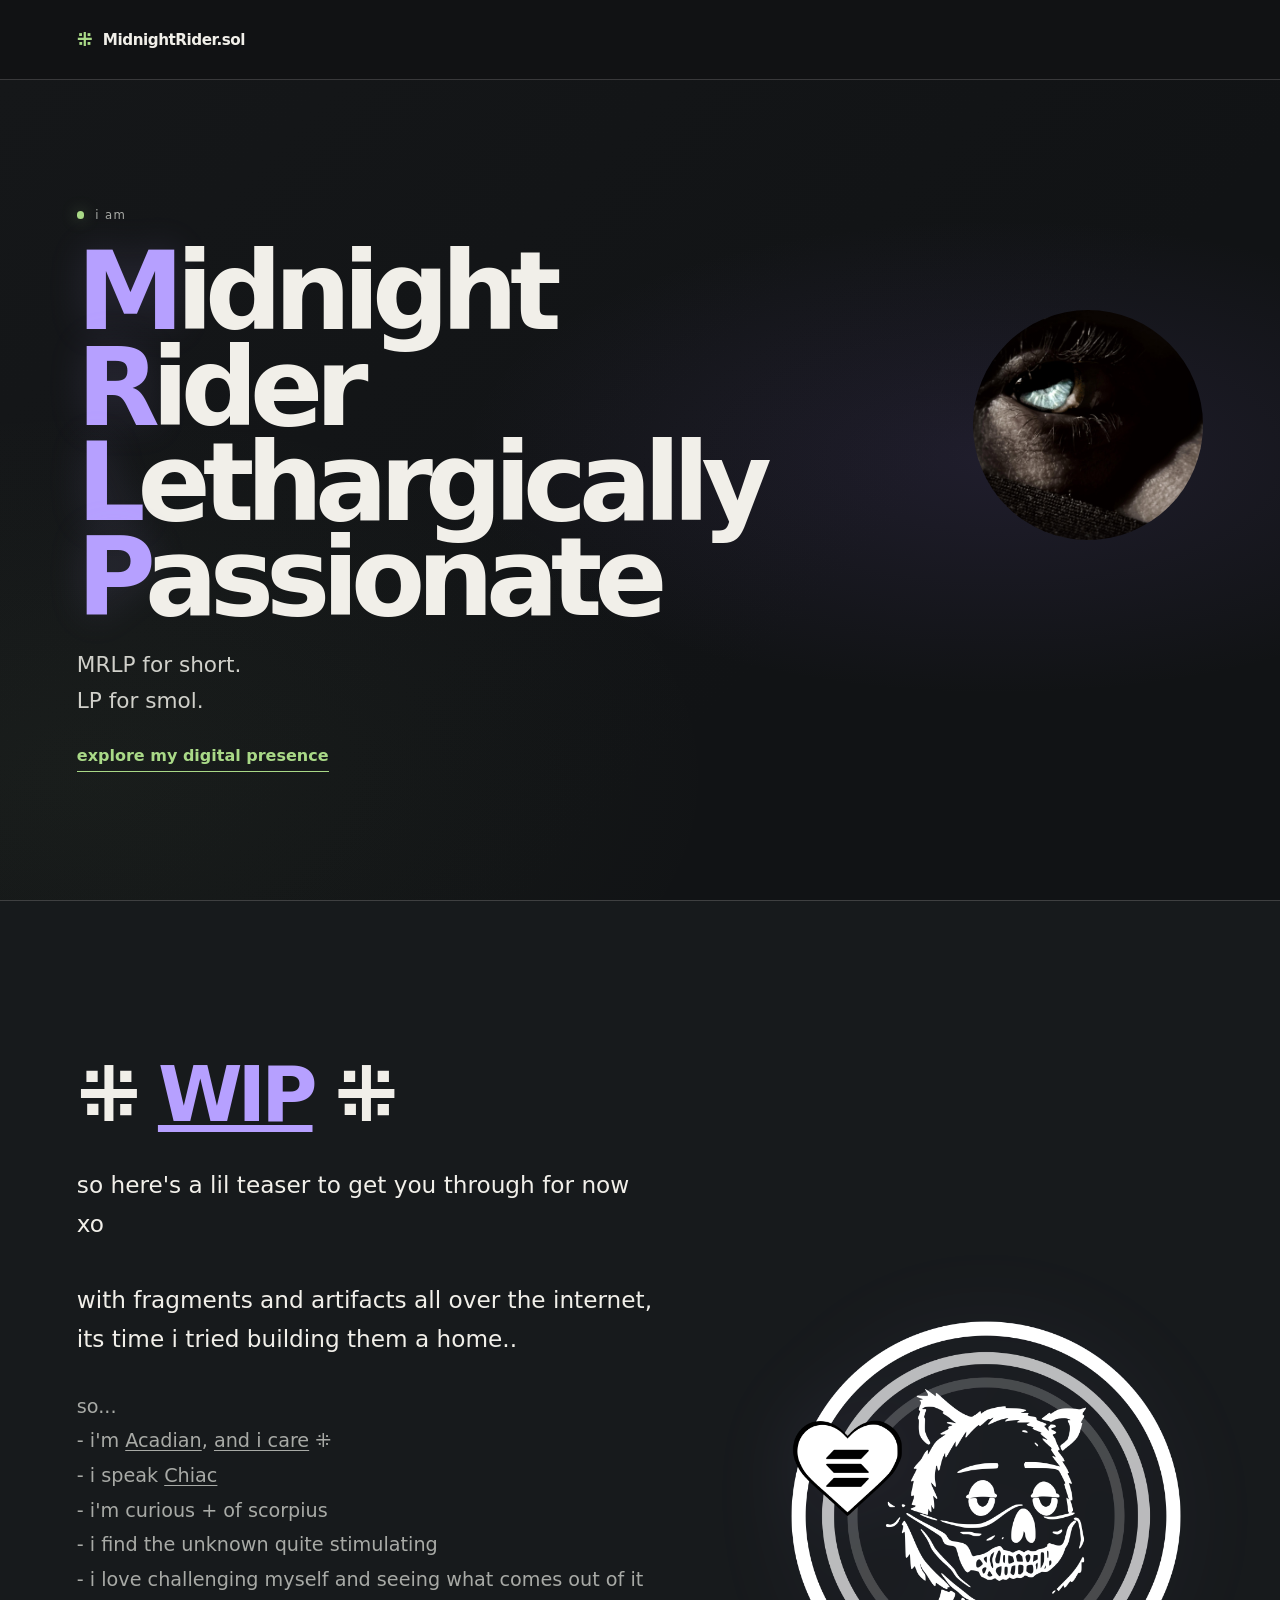
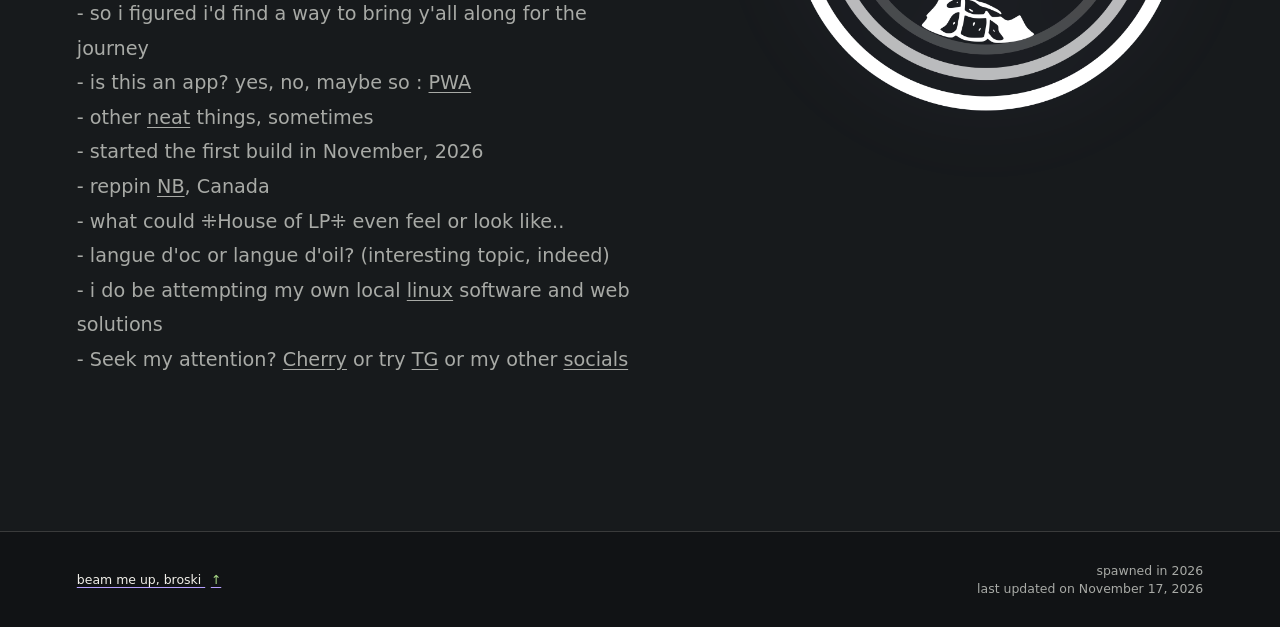
<file: index.html>
<!doctype html>
<html lang="en">
  <head>
    <meta charset="utf-8">
    <meta name="viewport" content="width=device-width, initial-scale=1">
    <meta name="theme-color" content="#111315">
    <meta name="apple-mobile-web-app-capable" content="yes">
    <meta name="apple-mobile-web-app-title" content="MRLP">
    <meta name="description" content="MRLP's little corner of the internet.">
    <link rel="manifest" href="site.webmanifest">
    <link rel="icon" type="image/png" sizes="32x32" href="assets/images/favicon-32.png">
    <link rel="icon" type="image/png" sizes="16x16" href="assets/images/favicon-16.png">
    <link rel="apple-touch-icon" sizes="180x180" href="assets/images/apple-touch-icon.png">
    <title>MRLP - MidnightRider.sol</title>
    <link rel="stylesheet" href="css/styles.css">
  </head>
  <body>
    <a class="skip-link" href="#main">Skip to content</a>

    <header class="site-header">
      <a class="wordmark" href="#top" title="home" aria-label="MidnightRider.sol home">
        <!-- Temporary identity mark; replace with the supplied logo asset when available. -->
        <span class="wordmark-mark" aria-hidden="true">⁜</span>
        <span>MidnightRider.sol</span>
      </a>
    </header>
    <script>
      // Keep the home link available on phones without reserving header space while reading down.
      (() => {
        const header = document.querySelector('.site-header');
        const mobile = window.matchMedia('(max-width: 640px)');
        let previousY = window.scrollY;
        let ticking = false;
        const threshold = 8;

        function updateHeader() {
          const currentY = window.scrollY;
          if (!mobile.matches || currentY <= 24) {
            header.classList.remove('is-scroll-hidden');
            previousY = currentY;
          } else if (Math.abs(currentY - previousY) >= threshold) {
            header.classList.toggle('is-scroll-hidden', currentY > previousY);
            previousY = currentY;
          }
          ticking = false;
        }

        window.addEventListener('scroll', () => {
          if (!ticking) {
            ticking = true;
            window.requestAnimationFrame(updateHeader);
          }
        }, { passive: true });
        mobile.addEventListener('change', () => {
          header.classList.remove('is-scroll-hidden');
          previousY = window.scrollY;
        });
      })();
    </script>

    <!-- The initials carry the accent; the expanded words stay readable as plain text. -->
    <main id="main">
      <section class="welcome" id="top" aria-labelledby="welcome-title">
        <p class="eyebrow"><span class="status-dot" aria-hidden="true"></span> i am</p>
        <h1 id="welcome-title">
          <span class="name-initial">M</span>idnight
          <br><span class="name-initial">R</span>ider
          <br><span class="name-initial">L</span>ethargically
          <br><span class="name-initial">P</span>assionate
        </h1>
        <div class="welcome-copy">
          <p class="intro">MRLP for short.<br>LP for smol.</p>
          <a class="text-link" href="pages/socials.html" title="Socials Page">explore my digital presence</a>
        </div>
        <img class="profile-avatar" src="assets/images/LP_EYE.jpg" alt="Close-up of an eye with a blue-green iris with black and white facial grading">
        <!-- <span class="welcome-index" aria-hidden="true">01 / 02</span> -->
      </section>

      <section class="about" id="about" aria-labelledby="about-title">
        <div class="about-layout">
          <div class="about-content">
            <h2 id="about-title">⁜
              <span><a href="https://www.urbandictionary.com/define.php?term=Wip"
              title="Urban Dic" target="_blank" rel="noopener">WIP</a></span> ⁜</h2>
            <p class="about-invitation">so here's a lil teaser to get you through for now xo
            <br>
            <br>with fragments and artifacts all over the internet,
            <br>its time i tried building them a home..</p>
            <div>
              <p>so...
              <br>- i'm
              <a href="https://thecanadianencyclopedia.ca/fr/article/la-culture-acadienne-584ae" title="Acadiens - Canadian Encyclopedia" target="_blank" rel="noopener">Acadian</a>,
              <a href="https://Acadie.sol.site"
              title="Acadie.sol" target="_blank" rel="noopener">and i care</a> ⁜
              <br>- i speak
              <a href="https://thecanadianencyclopedia.ca/en/article/chiac"
              title="ho yes" target="_blank" rel="noopener">Chiac</a>
              <br>- i'm curious + of scorpius
              <br>- i find the unknown quite stimulating
              <br>- i love challenging myself and seeing what comes out of it
              <br>- so i figured i'd find a way to bring y'all along for the journey
              <br>- is this an app? yes, no, maybe so :
              <a href="https://developer.mozilla.org/en-US/docs/Web/Progressive_web_apps/Guides/What_is_a_progressive_web_app"
              title="explain, plz" target="_blank" rel="noopener">PWA</a>
              <br>- other
              <a href="https://Riderverse.sol.site" title="Riderverse.sol" target="_blank" rel="noopener">neat</a> things, sometimes
              <br>- started the first build in November, 2026
              <br>- reppin
              <a href="https://tourismnewbrunswick.ca/"
              title="#ExploreNB" target="_blank" rel="noopener">NB</a>, Canada
              <br>- what could ⁜House of LP⁜ even feel or look like..
              <br>- langue d'oc or langue d'oil? (interesting topic, indeed)
              <br>- i do be attempting my own local
              <a href="https://www.linux.com/what-is-linux/"
              title="wat r Linux?" target="_blank" rel="noopener">linux</a> software and web solutions
              <br>- Seek my attention? <a href="https://chat.cherry.fun" title="chat.Cherry.fun" target="_blank" rel="noopener noreferrer">Cherry</a> or try
              <a href="https://t.me/PapiMidnight" title="telegram/PapiMidnight" target="_blank" rel="noopener noreferrer">TG</a> or my other
              <a href="pages/socials.html" title="Socials">socials</a>

              <!-- Context links let curious visitors explore without adding long explanations here. -->
              </p>
            </div>
          </div>
          <figure class="about-artwork">
            <img src="assets/images/strays_pfp_LP.png" alt="White stencil-style skull-faced creature surrounded by circular rings, partly overlaid by a heart-shaped symbol, on black">
          </figure>
        </div>
      </section>

      <!-- Shared footer; keep its structure consistent on active pages. -->
      <footer class="site-footer">
        <a class="footer-domain" href="#top">beam me up, broski <span aria-hidden="true">↑</span></a>
        <span class="footer-meta"><span>spawned in 2026</span><time datetime="2026-11-17">last updated on November 17, 2026</time></span>
      </footer>
    </main>
  </body>
</html>
</file>
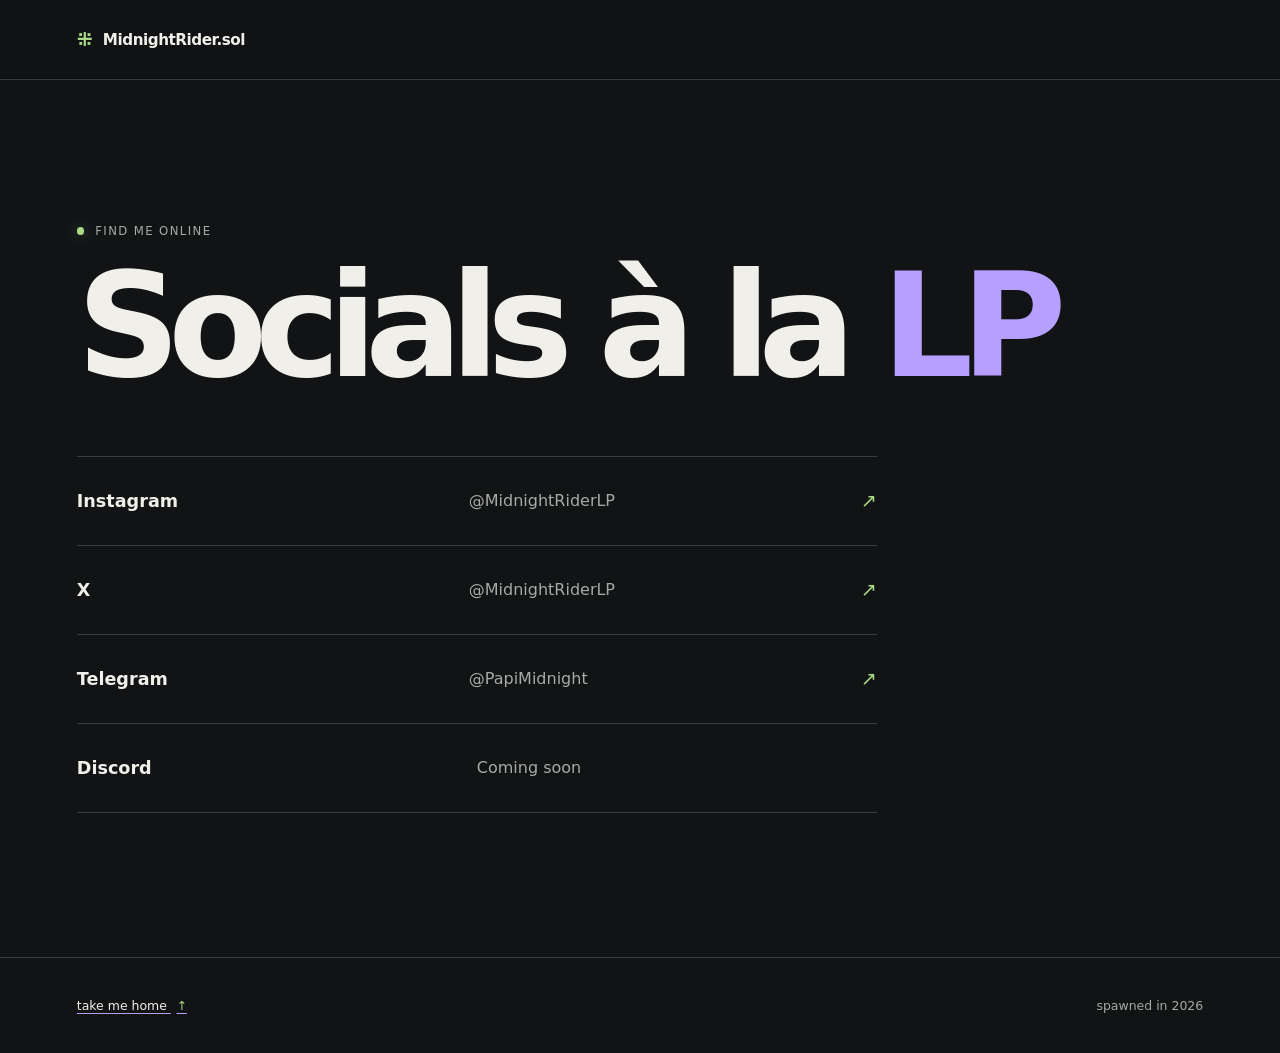
<file: pages/socials.html>
<!doctype html>
<html lang="en">
  <head>
    <meta charset="utf-8">
    <meta name="viewport" content="width=device-width, initial-scale=1">
    <meta name="theme-color" content="#111315">
    <meta name="apple-mobile-web-app-capable" content="yes">
    <meta name="apple-mobile-web-app-title" content="MRLP">
    <meta name="description" content="discover my other public spaces.">
    <link rel="manifest" href="../site.webmanifest">
    <link rel="icon" type="image/png" sizes="32x32" href="../assets/images/favicon-32.png">
    <link rel="icon" type="image/png" sizes="16x16" href="../assets/images/favicon-16.png">
    <link rel="apple-touch-icon" sizes="180x180" href="../assets/images/apple-touch-icon.png">
    <title>Socials - MRLP</title>
    <link rel="stylesheet" href="../css/styles.css">
  </head>
  <body>
    <a class="skip-link" href="#main">Skip to content</a>

    <header class="site-header">
      <a class="wordmark" href="../index.html#top" aria-label="MidnightRider.sol — home">
        <span class="wordmark-mark" aria-hidden="true">⁜</span>
        <span>MidnightRider.sol</span>
      </a>
    </header>

    <main id="main" class="socials-page">
      <section class="socials-intro" aria-labelledby="socials-title">
        <p class="eyebrow"><span class="status-dot" aria-hidden="true"></span> FIND ME ONLINE</p>
        <h1 id="socials-title">Socials à la <span>LP</span></h1>
        <ul class="social-list" aria-label="Social profiles and upcoming platforms">
          <li>
            <a class="social-link" href="https://www.instagram.com/MidnightRiderLP/" title="Instagram" target="_blank" rel="noopener">
              <span class="social-platform">Instagram</span>
              <span class="social-handle">@MidnightRiderLP</span>
              <span class="social-arrow" aria-hidden="true">↗</span>
            </a>
          </li>
          <li>
            <a class="social-link" href="https://www.x.com/MidnightRiderLP/" title="X" target="_blank" rel="noopener">
              <span class="social-platform">X</span>
              <span class="social-handle">@MidnightRiderLP</span>
              <span class="social-arrow" aria-hidden="true">↗</span>
            </a>
          </li>
          <li>
            <a class="social-link" href="https://t.me/PapiMidnight" title="Telegram" target="_blank" rel="noopener noreferrer">
              <span class="social-platform">Telegram</span>
              <span class="social-handle">@PapiMidnight</span>
              <span class="social-arrow" aria-hidden="true">↗</span>
            </a>
          </li>
          <li>
            <div class="social-link social-placeholder">
              <span class="social-platform">Discord</span>
              <span class="social-handle">Coming soon</span>
            </div>
          </li>
        </ul>
      </section>
      <footer class="site-footer">
        <a class="footer-domain" href="../index.html#top">take me home <span aria-hidden="true">↑</span></a>
        <span>spawned in 2026</span>
      </footer>
    </main>
  </body>
</html>
</file>
<file: css/styles.css>
/* A quiet, low-weight first pass: charcoal, violet, and green are exploratory, not locked. */
:root {
  color-scheme: dark;
  --ink: #f1efe9;
  --muted: #a8aaa6;
  --surface: #111315;
  --surface-raised: #171a1c;
  --violet: #b6a0ff;
  --green: #a9d987;
  --line: rgba(241, 239, 233, 0.18);
  --page-gutter: clamp(1.25rem, 6vw, 6rem);
  font-family: Inter, ui-sans-serif, system-ui, -apple-system, BlinkMacSystemFont, "Segoe UI", sans-serif;
  font-synthesis: none;
  text-rendering: optimizeLegibility;
  -webkit-font-smoothing: antialiased;
  -moz-osx-font-smoothing: grayscale;
  scroll-behavior: smooth;
}

* { box-sizing: border-box; }

body {
  margin: 0;
  background: var(--surface);
  color: var(--ink);
}

a { color: inherit; }
a:focus-visible { outline: 2px solid var(--green); outline-offset: 5px; }

.skip-link {
  position: absolute;
  top: 0.75rem;
  left: var(--page-gutter);
  z-index: 20;
  transform: translateY(-160%);
  padding: 0.7rem 1rem;
  background: var(--ink);
  color: var(--surface);
}
.skip-link:focus { transform: translateY(0); }

.site-header {
  position: sticky;
  top: 0;
  z-index: 10;
  transition: transform 180ms ease;
}

/* On phones, recover a little reading space while keeping the home link one scroll-up away. */
@media (max-width: 640px) {
  .site-header.is-scroll-hidden {
    transform: translateY(-100%);
  }
}

.site-header {
  min-height: 5rem;
  padding: 0 var(--page-gutter);
  display: flex;
  align-items: center;
  justify-content: space-between;
  gap: 1rem;
  border-bottom: 1px solid var(--line);
  background: rgba(17, 19, 21, 0.94);
  backdrop-filter: blur(14px);
}
.wordmark {
  display: inline-flex;
  align-items: center;
  gap: 0.65rem;
  text-decoration: none;
  font-size: 0.95rem;
  font-weight: 650;
  letter-spacing: -0.03em;
}
.wordmark-mark { color: var(--green); font-size: 1.2rem; transition: text-shadow 160ms ease; }
.wordmark:is(:hover, :focus-visible) .wordmark-mark { text-shadow: 0 0 0.8rem rgba(169, 217, 135, 0.8); }
.welcome {
  min-height: calc(100svh - 5rem);
  position: relative;
  overflow: hidden;
  padding: clamp(5rem, 13vh, 9rem) var(--page-gutter) clamp(5rem, 12vh, 8rem);
  display: flex;
  flex-direction: column;
  justify-content: center;
  isolation: isolate;
  background:
    radial-gradient(ellipse at 7% 85%, rgba(169, 217, 135, 0.045), transparent 38%),
    radial-gradient(ellipse at 78% 46%, rgba(114, 87, 177, 0.15), transparent 38%),
    linear-gradient(135deg, #151719 0%, #111315 64%);
}
.eyebrow {
  margin: 0;
  color: var(--muted);
  font-size: 0.73rem;
  letter-spacing: 0.12em;
  display: flex;
  align-items: center;
  gap: 0.7rem;
}
.status-dot { width: 0.45rem; height: 0.45rem; border-radius: 50%; background: var(--green); box-shadow: 0 0 1rem rgba(169, 217, 135, 0.45); }
.welcome h1 {
  position: relative;
  z-index: 2;
  margin: 1.4rem 0 0;
  font-size: clamp(3.5rem, 12.8vw, 12.5rem);
  font-weight: 650;
  line-height: 0.88;
  letter-spacing: -0.075em;
}
.welcome h1 .name-initial { color: var(--violet); text-shadow: 0 0 2.5rem rgba(182, 160, 255, 0.14); }
.welcome-copy {
  position: relative;
  z-index: 2;
  width: min(29rem, 100%);
  margin: clamp(2rem, 5vh, 3.5rem) 0 0;
}
.profile-avatar {
  position: absolute;
  z-index: 1;
  top: 28%;
  right: var(--page-gutter);
  width: clamp(12rem, 18vw, 16rem);
  border-radius: 50%;
  object-fit: cover;
  object-position: center;
}
.intro { margin: 0; color: #d0d0ca; font-size: clamp(1.05rem, 2vw, 1.35rem); line-height: 1.65; }
.text-link {
  display: inline-flex;
  align-items: center;
  gap: 1.15rem;
  margin-top: 1.7rem;
  padding-bottom: 0.4rem;
  border-bottom: 1px solid var(--green);
  color: var(--green);
  text-decoration: none;
  font-size: 0.92rem;
}
.text-link span { transition: transform 160ms ease; }
.welcome-copy .text-link { font-size: 1rem; font-weight: 600; }
.text-link:hover span, .text-link:focus-visible span { transform: translate(3px, 3px); }
.welcome-index { position: absolute; right: var(--page-gutter); bottom: 2rem; color: var(--muted); font-size: 0.68rem; letter-spacing: 0.1em; }

.about {
  min-height: calc(100svh - 5rem);
  display: flex;
  align-items: center;
  padding: clamp(5rem, 12vw, 10rem) var(--page-gutter);
  border-top: 1px solid var(--line);
  background: var(--surface-raised);
}
.about-layout {
  max-width: 80rem;
  margin-inline: auto;
  display: grid;
  grid-template-columns: minmax(0, 1fr) minmax(16rem, 0.72fr);
  align-items: center;
  gap: clamp(2rem, 7vw, 7rem);
}
.about-content { max-width: 48rem; }
.about-artwork { width: min(100%, 30rem); margin: 0 auto; filter: drop-shadow(0 0 2.5rem rgba(182, 160, 255, 0.09)); }
.about-artwork img { display: block; width: 100%; height: auto; }
.about h2 { margin: 0; font-size: clamp(2.2rem, 6vw, 5.5rem); line-height: 1.04; letter-spacing: -0.065em; font-weight: 550; }
.about h2 span { color: var(--violet); }
.about p { max-width: 36rem; margin: 2rem 0 0; color: var(--muted); font-size: clamp(1rem, 1.8vw, 1.2rem); line-height: 1.8; }
.about .about-invitation { color: var(--ink); font-size: clamp(1.1rem, 2.1vw, 1.45rem); line-height: 1.65; }
.about-content p a { text-underline-offset: 0.18em; transition: color 160ms ease; }
.about-content p a:is(:hover, :focus-visible) { color: var(--green); }

.socials-page { min-height: calc(100svh - 5rem); display: flex; flex-direction: column; }
.socials-intro { flex: 1; padding: clamp(5rem, 12vw, 9rem) var(--page-gutter); }
.socials-intro h1 { margin: 1.5rem 0 0; font-size: clamp(4rem, 12vw, 9rem); line-height: 0.9; letter-spacing: -0.085em; }
.socials-intro h1 span { color: var(--violet); }
.social-list { max-width: 50rem; margin: clamp(2rem, 5vw, 4rem) 0 0; padding: 0; list-style: none; border-top: 1px solid var(--line); }
.social-list li { border-bottom: 1px solid var(--line); }
.social-link { display: grid; grid-template-columns: 1fr 1fr auto; align-items: center; gap: 1rem; min-height: 5.5rem; text-decoration: none; }
a.social-link { transition: background-color 160ms ease; }
a.social-link:is(:hover, :focus-visible) { background-color: rgba(169, 217, 135, 0.045); }
a.social-link:is(:hover, :focus-visible) .social-handle { color: var(--green); }
a.social-link:is(:hover, :focus-visible) .social-arrow { transform: translate(3px, -3px); }
.social-placeholder { cursor: default; }
.social-platform { font-size: 1.1rem; font-weight: 600; }
.social-handle { color: var(--muted); transition: color 160ms ease; }
.social-arrow { color: var(--green); font-size: 1.2rem; transition: transform 160ms ease; }

.site-footer {
  min-height: 6rem;
  padding: 1.5rem var(--page-gutter);
  display: flex;
  justify-content: space-between;
  align-items: center;
  gap: 1rem;
  border-top: 1px solid var(--line);
  color: var(--muted);
  font-size: 0.78rem;
}
.footer-domain { color: var(--ink); text-decoration-color: var(--violet); text-underline-offset: 0.25em; }
.footer-domain span { color: var(--green); padding-left: 0.35rem; }
.footer-meta { display: grid; gap: 0.2rem; text-align: right; }

@media (max-width: 820px) {
  .about-layout { grid-template-columns: 1fr; gap: 2.5rem; }
  .about-artwork { width: min(100%, 22rem); }
  .profile-avatar { width: clamp(8rem, 16vw, 10rem); }
}

@media (max-width: 640px) {
  .site-header { min-height: 4.25rem; }
  .wordmark { font-size: 0.85rem; }
  .welcome { min-height: calc(100svh - 4.25rem); padding-top: 5rem; padding-bottom: 6rem; }
  .about { min-height: calc(100svh - 4.25rem); }
  .welcome h1 { font-size: clamp(2.4rem, 12.5vw, 6.5rem); }
  .welcome-copy { margin-top: 3.25rem; }
  .profile-avatar { top: 12%; width: 6rem; }
  .socials-intro { padding-top: 5rem; }
  .social-link { grid-template-columns: 1fr auto; gap: 0.35rem 1rem; padding: 1rem 0; }
  .social-platform { grid-column: 1; }
  .social-handle { grid-column: 1; }
  .social-arrow { grid-column: 2; grid-row: 1 / span 2; }
  .site-footer { align-items: flex-start; flex-direction: column; justify-content: center; }
  .footer-meta { text-align: left; }
}

@media (min-width: 821px) and (min-height: 601px) and (max-height: 1000px) {
  .welcome { padding-block: clamp(1.75rem, 5vh, 3rem); }
  .welcome h1 { font-size: clamp(3.5rem, 12vh, 7.5rem); }
  .welcome-copy { margin-top: clamp(1.25rem, 2.5vh, 2rem); }
}

@media (max-height: 600px) and (min-width: 641px) {
  .welcome { padding: 1rem var(--page-gutter) 1.25rem; }
  .welcome h1 { margin-top: 0.75rem; font-size: clamp(2.5rem, 10vh, 3.5rem); }
  .welcome-copy { margin-top: 1rem; }
  .profile-avatar { top: 18%; width: clamp(5rem, 15vh, 6rem); }
}

@media (prefers-reduced-motion: reduce) {
  :root { scroll-behavior: auto; }
  *, *::before, *::after { transition-duration: 0.01ms !important; animation-duration: 0.01ms !important; animation-iteration-count: 1 !important; }
}
</file>
